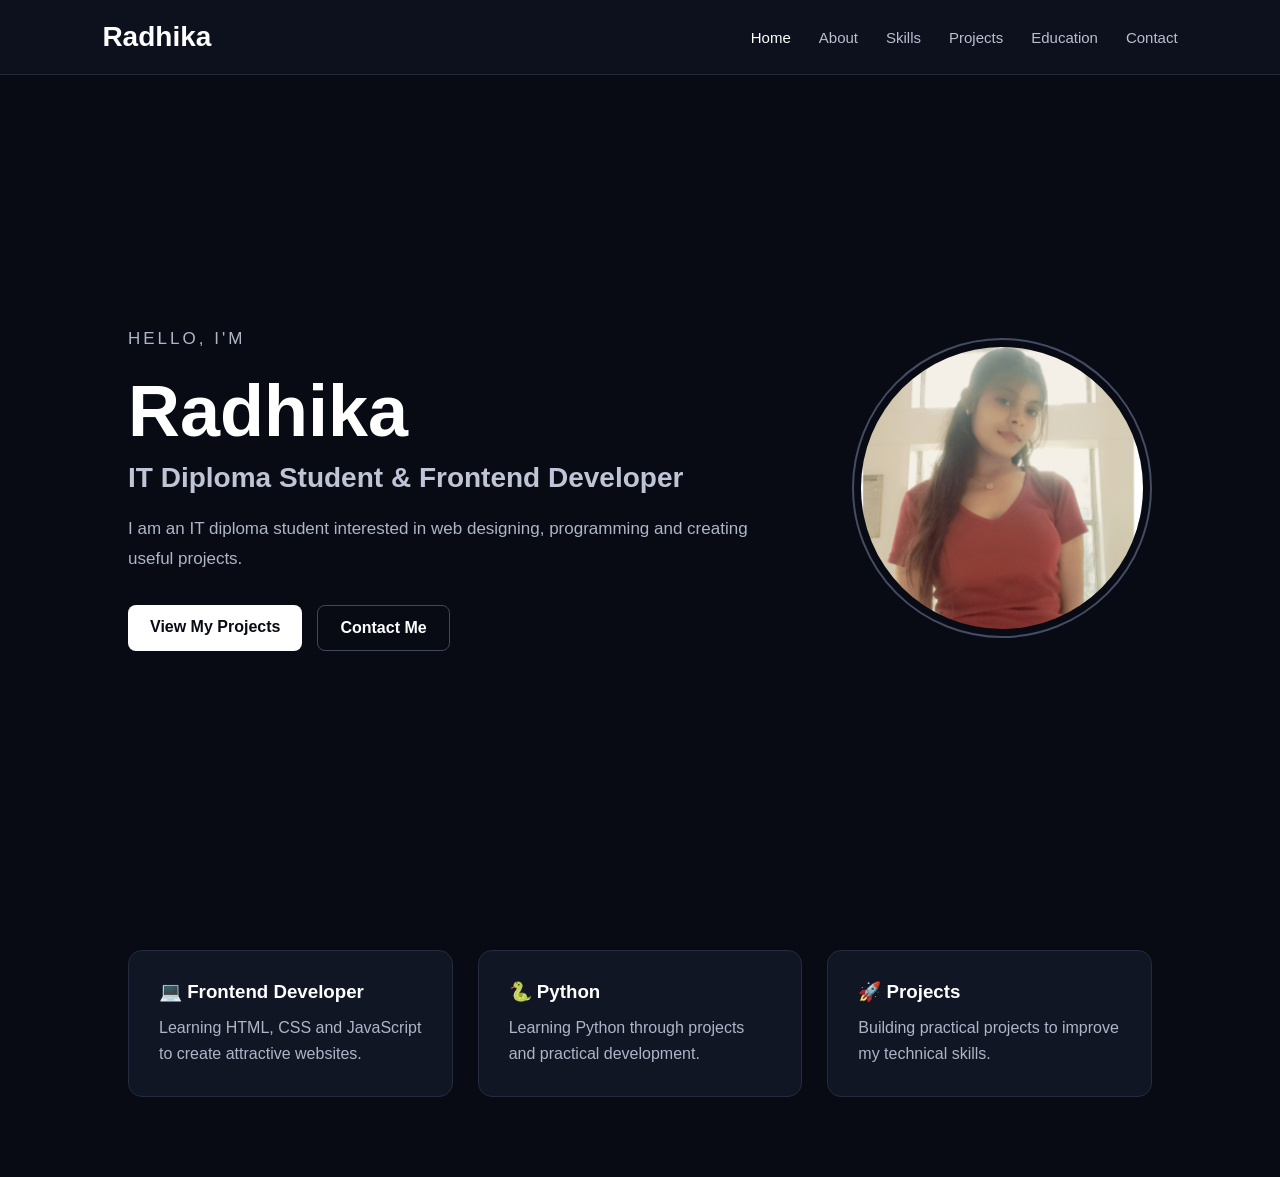
<file: index.html>
<!DOCTYPE html>
<html lang="en">

<head>
    <meta charset="UTF-8">
    <meta name="viewport" content="width=device-width, initial-scale=1.0">
    <title>Radhika | Portfolio</title>
    <link rel="stylesheet" href="style.css">
</head>

<body>

    <header>
        <nav class="navbar">

            <div class="logo">Radhika</div>

            <div class="nav-links">
                <a href="index.html" class="active">Home</a>
                <a href="about.html">About</a>
                <a href="skills.html">Skills</a>
                <a href="projects.html">Projects</a>
                <a href="education.html">Education</a>
                <a href="contact.html">Contact</a>
            </div>

        </nav>
    </header>


    <main class="home-page">

        <section class="hero">

            <div class="hero-text">

                <p class="small-title">HELLO, I'M</p>

                <h1>Radhika</h1>

                <h2>IT Diploma Student & Frontend Developer </h2>

                <p>
                    I am an IT diploma student interested in web designing,
                    programming and creating useful projects.
                </p>

                <div class="hero-buttons">
                    <a href="projects.html" class="btn">View My Projects</a>
                    <a href="contact.html" class="btn secondary-btn">Contact Me</a>
                </div>

            </div>


            <div class="hero-image">

                <div class="profile-circle">
                    <img src="profile.jpg" alt="Radhika Profile Picture">
                </div>

            </div>

        </section>


        <section class="home-highlight">

            <div class="highlight-card">
                <h3>💻 Frontend Developer</h3>
                <p>Learning HTML, CSS and JavaScript to create attractive websites.</p>
            </div>

            <div class="highlight-card">
                <h3>🐍 Python</h3>
                <p>Learning Python through projects and practical development.</p>
            </div>

            <div class="highlight-card">
                <h3>🚀 Projects</h3>
                <p>Building practical projects to improve my technical skills.</p>
            </div>

        </section>

    </main>

</body>

</html>
</file>
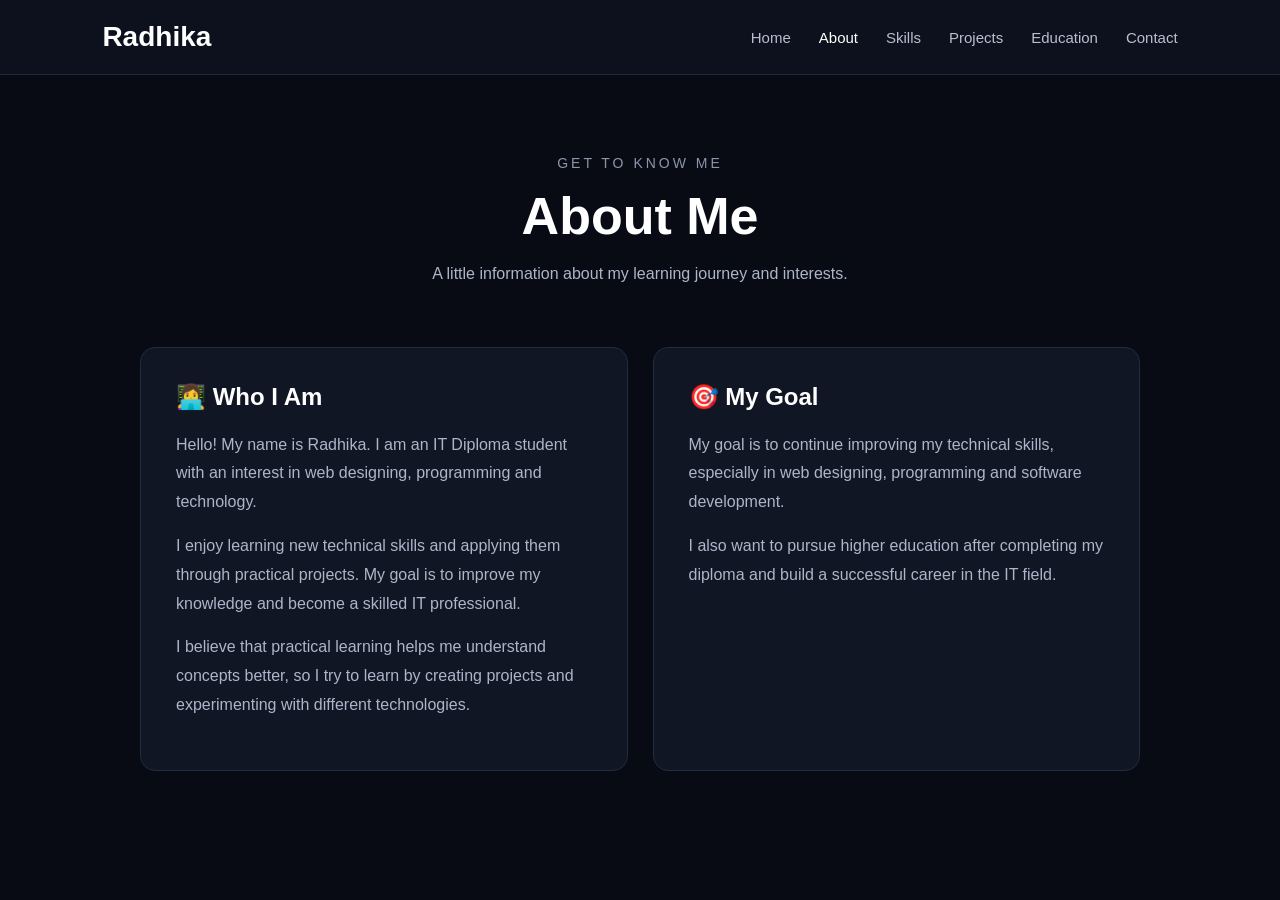
<file: about.html>
<!DOCTYPE html>
<html lang="en">

<head>
    <meta charset="UTF-8">
    <meta name="viewport" content="width=device-width, initial-scale=1.0">
    <title>About | Radhika</title>
    <link rel="stylesheet" href="style.css">
</head>

<body>

    <header>
        <nav class="navbar">

            <div class="logo">Radhika</div>

            <div class="nav-links">
                <a href="index.html">Home</a>
                <a href="about.html" class="active">About</a>
                <a href="skills.html">Skills</a>
                <a href="projects.html">Projects</a>
                <a href="education.html">Education</a>
                <a href="contact.html">Contact</a>
            </div>

        </nav>
    </header>


    <main class="page-container">

        <section class="page-heading">
            <p class="small-title">GET TO KNOW ME</p>
            <h1>About Me</h1>
            <p>
                A little information about my learning journey and interests.
            </p>
        </section>


        <section class="about-content">

            <div class="about-card">

                <h2>👩‍💻 Who I Am</h2>

                <p>
                    Hello! My name is Radhika. I am an IT Diploma student
                    with an interest in web designing, programming and
                    technology.
                </p>

                <p>
                    I enjoy learning new technical skills and applying
                    them through practical projects. My goal is to improve
                    my knowledge and become a skilled IT professional.
                </p>

                <p>
                    I believe that practical learning helps me understand
                    concepts better, so I try to learn by creating projects
                    and experimenting with different technologies.
                </p>

            </div>


            <div class="about-card">

                <h2>🎯 My Goal</h2>

                <p>
                    My goal is to continue improving my technical skills,
                    especially in web designing, programming and software
                    development.
                </p>

                <p>
                    I also want to pursue higher education after completing
                    my diploma and build a successful career in the IT field.
                </p>

            </div>

        </section>

    </main>

</body>

</html>
</file>
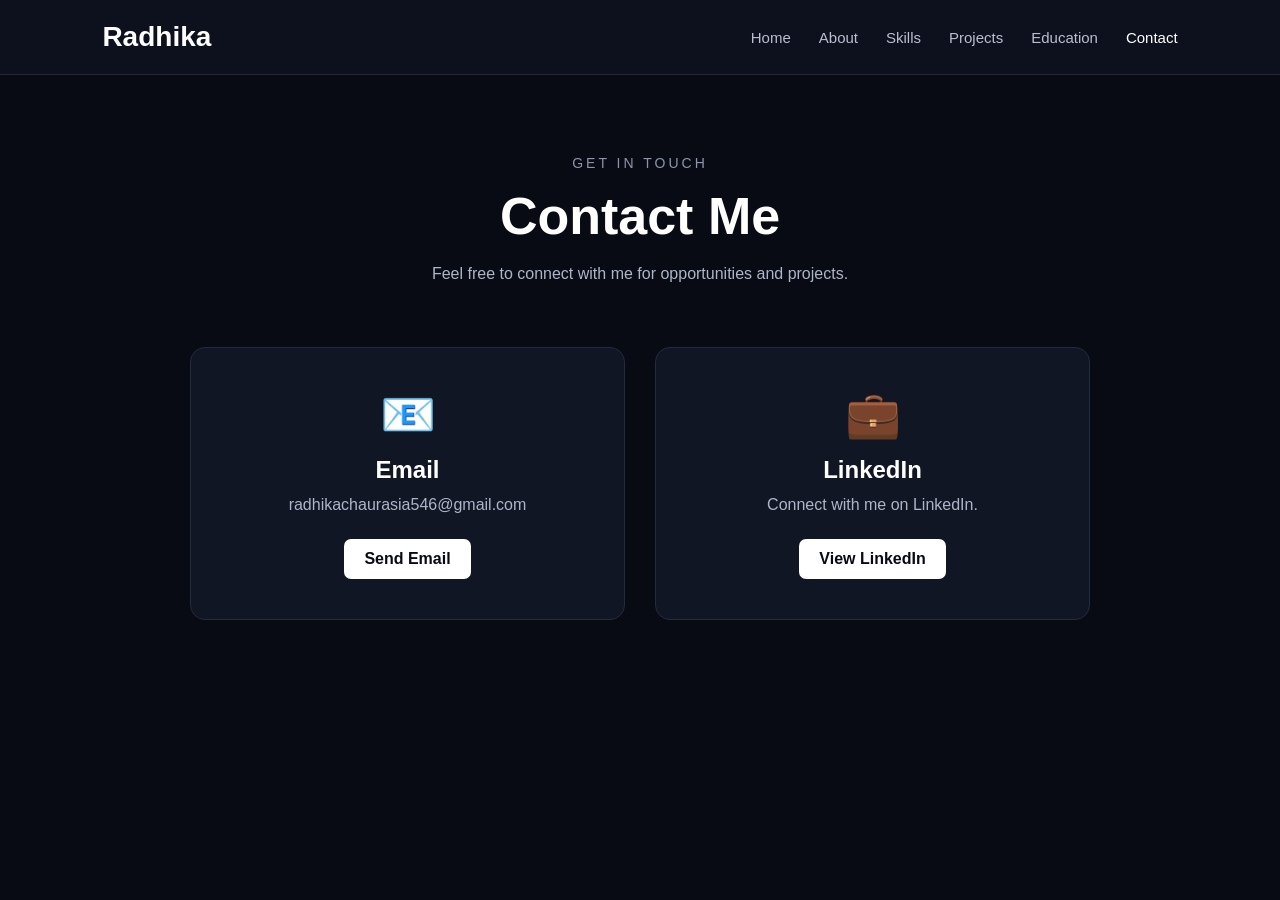
<file: contact.html>
<!DOCTYPE html>
<html lang="en">

<head>
    <meta charset="UTF-8">
    <meta name="viewport" content="width=device-width, initial-scale=1.0">
    <title>Contact | Radhika</title>
    <link rel="stylesheet" href="style.css">
</head>

<body>

    <header>
        <nav class="navbar">

            <div class="logo">Radhika</div>

            <div class="nav-links">
                <a href="index.html">Home</a>
                <a href="about.html">About</a>
                <a href="skills.html">Skills</a>
                <a href="projects.html">Projects</a>
                <a href="education.html">Education</a>
                <a href="contact.html" class="active">Contact</a>
            </div>

        </nav>
    </header>


    <main class="page-container">

        <section class="page-heading">

            <p class="small-title">GET IN TOUCH</p>

            <h1>Contact Me</h1>

            <p>
                Feel free to connect with me for opportunities and projects.
            </p>

        </section>


        <section class="contact-container">


            <div class="contact-card">

                <div class="contact-icon">📧</div>

                <h2>Email</h2>

                <p>
                    radhikachaurasia546@gmail.com
                </p>

                <a
                    href="mailto:radhikachaurasia546@gmail.com"
                    class="contact-button">
                    Send Email
                </a>

            </div>


            <div class="contact-card">

                <div class="contact-icon">💼</div>

                <h2>LinkedIn</h2>

                <p>
                    Connect with me on LinkedIn.
                </p>

                <a
                    href="https://www.linkedin.com/in/radhika-chaurasia-634279387/"
                    target="_blank"
                    class="contact-button">
                    View LinkedIn
                </a>

            </div>


        </section>

    </main>

</body>

</html>
</file>
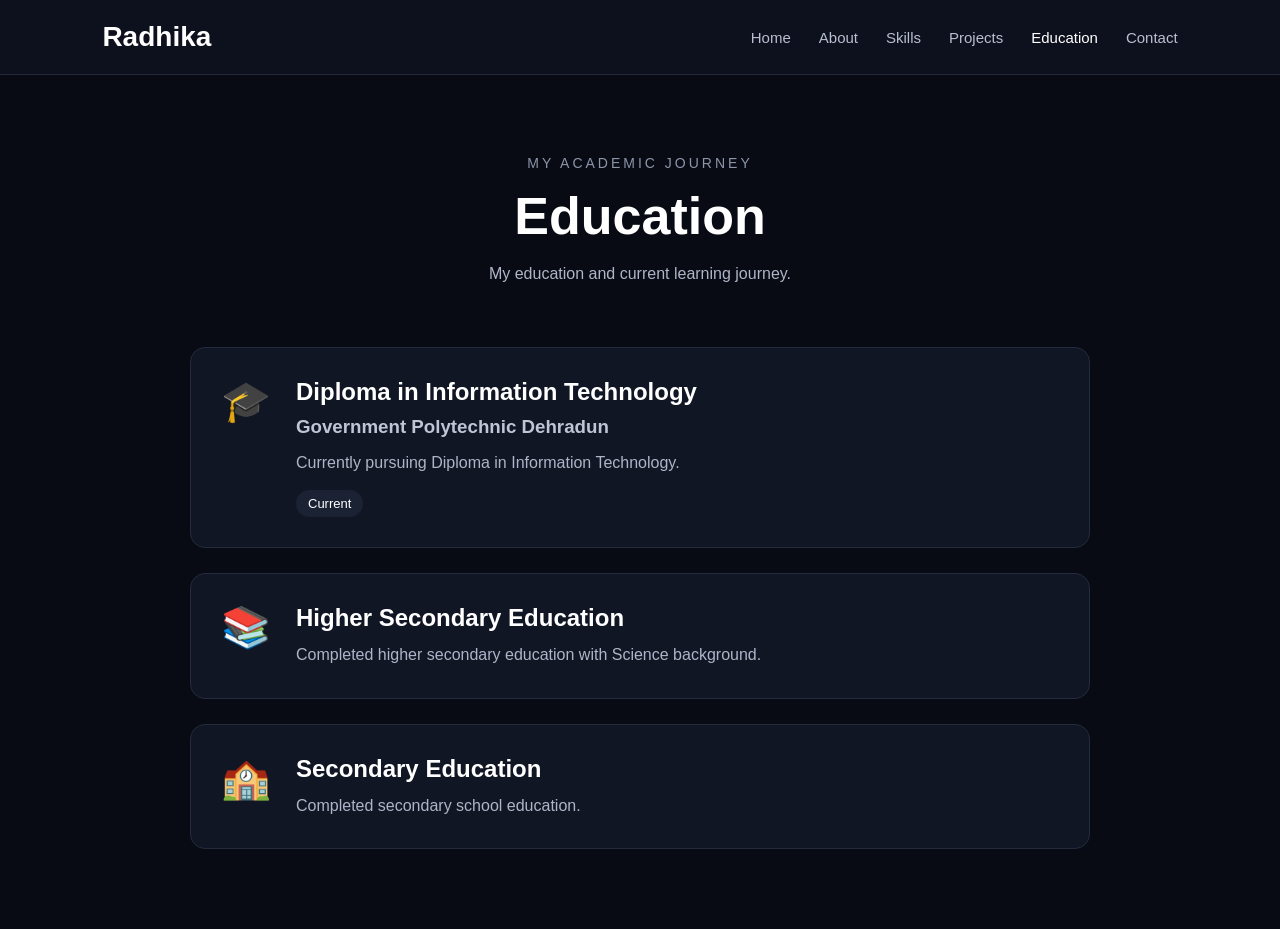
<file: education.html>
<!DOCTYPE html>
<html lang="en">

<head>
    <meta charset="UTF-8">
    <meta name="viewport" content="width=device-width, initial-scale=1.0">
    <title>Education | Radhika</title>
    <link rel="stylesheet" href="style.css">
</head>

<body>

    <header>
        <nav class="navbar">

            <div class="logo">Radhika</div>

            <div class="nav-links">
                <a href="index.html">Home</a>
                <a href="about.html">About</a>
                <a href="skills.html">Skills</a>
                <a href="projects.html">Projects</a>
                <a href="education.html" class="active">Education</a>
                <a href="contact.html">Contact</a>
            </div>

        </nav>
    </header>


    <main class="page-container">

        <section class="page-heading">

            <p class="small-title">MY ACADEMIC JOURNEY</p>

            <h1>Education</h1>

            <p>
                My education and current learning journey.
            </p>

        </section>


        <section class="education-container">

            <div class="education-card">

                <div class="education-icon">🎓</div>

                <div>

                    <h2>Diploma in Information Technology</h2>

                    <h3>Government Polytechnic Dehradun</h3>

                    <p>
                        Currently pursuing Diploma in Information Technology.
                    </p>

                    <span class="education-status">
                        Current
                    </span>

                </div>

            </div>


            <div class="education-card">

                <div class="education-icon">📚</div>

                <div>

                    <h2>Higher Secondary Education</h2>

                    <p>
                        Completed higher secondary education with Science
                        background.
                    </p>

                </div>

            </div>


            <div class="education-card">

                <div class="education-icon">🏫</div>

                <div>

                    <h2>Secondary Education</h2>

                    <p>
                        Completed secondary school education.
                    </p>

                </div>

            </div>

        </section>

    </main>

</body>

</html>
</file>
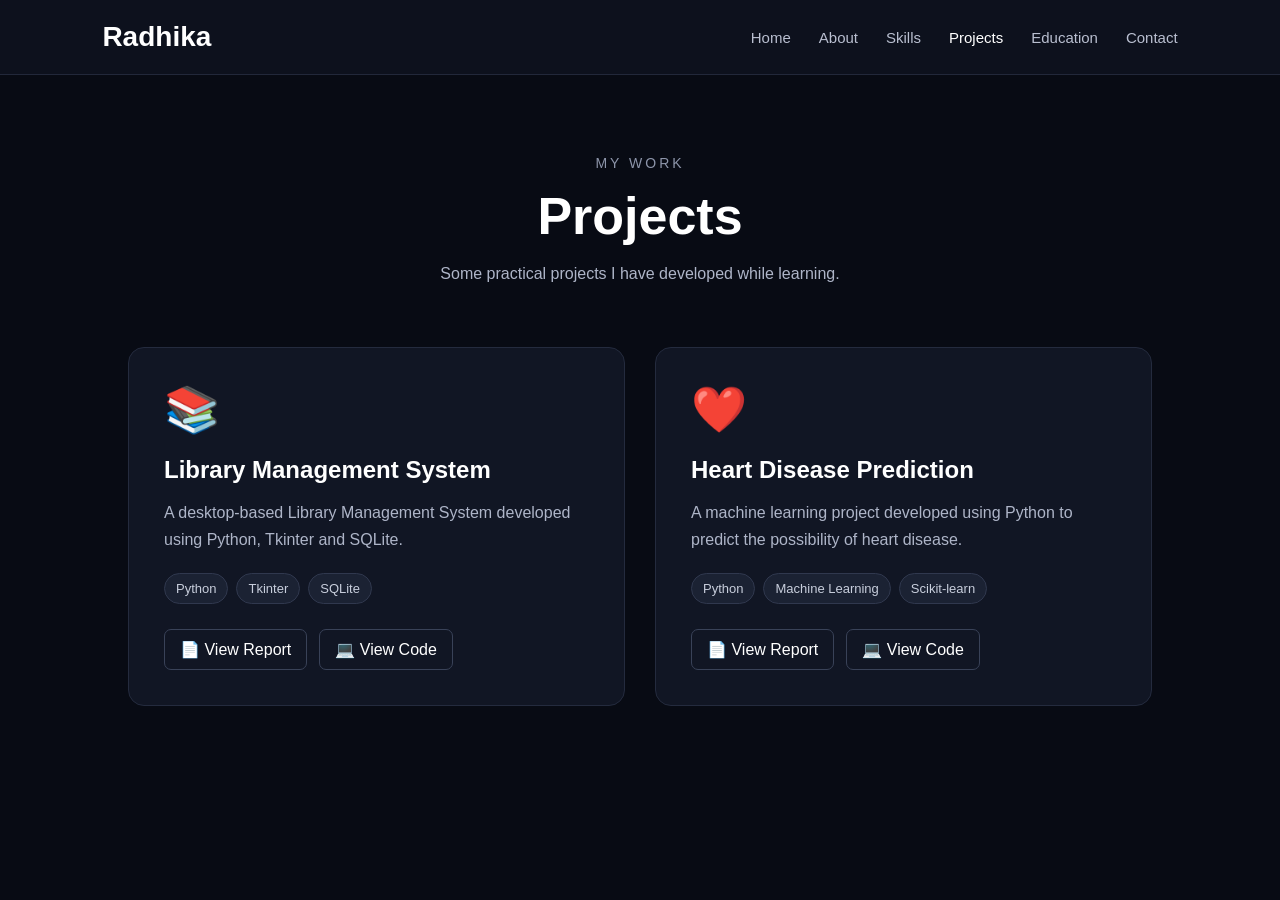
<file: projects.html>
<!DOCTYPE html>
<html lang="en">

<head>
    <meta charset="UTF-8">
    <meta name="viewport" content="width=device-width, initial-scale=1.0">
    <title>Projects | Radhika</title>
    <link rel="stylesheet" href="style.css">
</head>

<body>

    <header>
        <nav class="navbar">

            <div class="logo">Radhika</div>

            <div class="nav-links">
                <a href="index.html">Home</a>
                <a href="about.html">About</a>
                <a href="skills.html">Skills</a>
                <a href="projects.html" class="active">Projects</a>
                <a href="education.html">Education</a>
                <a href="contact.html">Contact</a>
            </div>

        </nav>
    </header>


    <main class="page-container">

        <section class="page-heading">

            <p class="small-title">MY WORK</p>

            <h1>Projects</h1>

            <p>
                Some practical projects I have developed while learning.
            </p>

        </section>


        <section class="projects-grid">


            <div class="project-card">

                <div class="project-icon">📚</div>

                <h2>Library Management System</h2>

                <p>
                    A desktop-based Library Management System developed
                    using Python, Tkinter and SQLite.
                </p>

                <div class="project-tech">
                    <span>Python</span>
                    <span>Tkinter</span>
                    <span>SQLite</span>
                </div>

                <div class="project-links">

                    <a href="projects/library-management-report.pdf"
                       target="_blank"
                       class="project-link">
                        📄 View Report
                    </a>

                    <a href="projects/library-code.zip"
                       target="_blank"
                       class="project-link">
                        💻 View Code
                    </a>

                </div>

            </div>


            <div class="project-card">

                <div class="project-icon">❤️</div>

                <h2>Heart Disease Prediction</h2>

                <p>
                    A machine learning project developed using Python
                    to predict the possibility of heart disease.
                </p>

                <div class="project-tech">
                    <span>Python</span>
                    <span>Machine Learning</span>
                    <span>Scikit-learn</span>
                </div>

                <div class="project-links">

                    <a href="projects/heart-disease-report.pdf"
                       target="_blank"
                       class="project-link">
                        📄 View Report
                    </a>

                    <a href="projects/heart-disease-code.zip"
                       target="_blank"
                       class="project-link">
                        💻 View Code
                    </a>

                </div>

            </div>


        </section>

    </main>

</body>

</html>
</file>
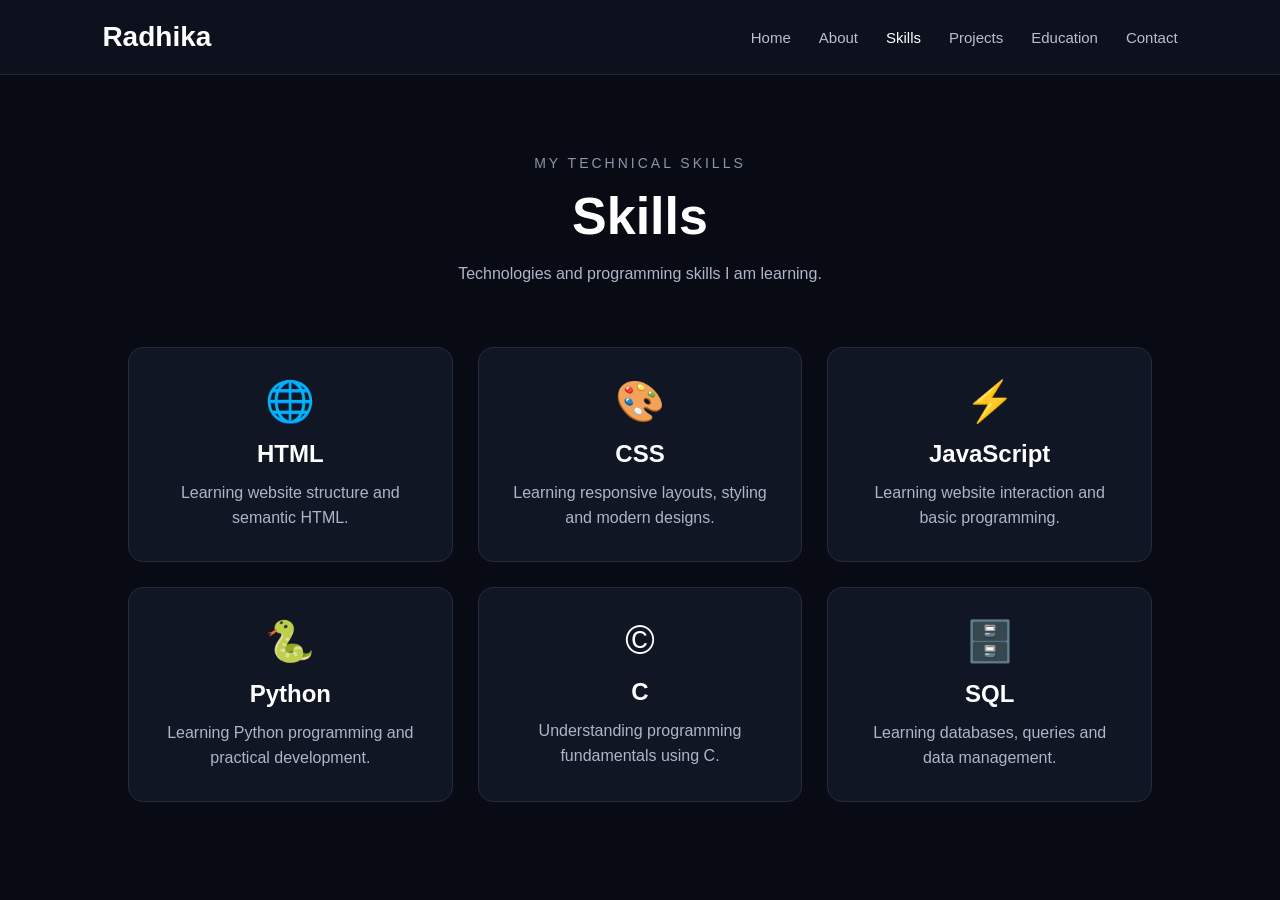
<file: skills.html>
<!DOCTYPE html>
<html lang="en">

<head>
    <meta charset="UTF-8">
    <meta name="viewport" content="width=device-width, initial-scale=1.0">
    <title>Skills | Radhika</title>
    <link rel="stylesheet" href="style.css">
</head>

<body>

    <header>
        <nav class="navbar">

            <div class="logo">Radhika</div>

            <div class="nav-links">
                <a href="index.html">Home</a>
                <a href="about.html">About</a>
                <a href="skills.html" class="active">Skills</a>
                <a href="projects.html">Projects</a>
                <a href="education.html">Education</a>
                <a href="contact.html">Contact</a>
            </div>

        </nav>
    </header>


    <main class="page-container">

        <section class="page-heading">

            <p class="small-title">MY TECHNICAL SKILLS</p>

            <h1>Skills</h1>

            <p>
                Technologies and programming skills I am learning.
            </p>

        </section>


        <section class="skills-grid">

            <div class="skill-card">
                <div class="skill-icon">🌐</div>
                <h2>HTML</h2>
                <p>Learning website structure and semantic HTML.</p>
            </div>


            <div class="skill-card">
                <div class="skill-icon">🎨</div>
                <h2>CSS</h2>
                <p>Learning responsive layouts, styling and modern designs.</p>
            </div>


            <div class="skill-card">
                <div class="skill-icon">⚡</div>
                <h2>JavaScript</h2>
                <p>Learning website interaction and basic programming.</p>
            </div>


            <div class="skill-card">
                <div class="skill-icon">🐍</div>
                <h2>Python</h2>
                <p>Learning Python programming and practical development.</p>
            </div>


            <div class="skill-card">
                <div class="skill-icon">©️</div>
                <h2>C</h2>
                <p>Understanding programming fundamentals using C.</p>
            </div>


            <div class="skill-card">
                <div class="skill-icon">🗄️</div>
                <h2>SQL</h2>
                <p>Learning databases, queries and data management.</p>
            </div>

        </section>

    </main>

</body>

</html>
</file>
<file: style.css>
* {
    margin: 0;
    padding: 0;
    box-sizing: border-box;
}

html {
    scroll-behavior: auto;
}

body {
    font-family: Arial, Helvetica, sans-serif;
    background: #080b14;
    color: #ffffff;
    min-height: 100vh;
}


/* =========================
   NAVBAR
========================= */

.navbar {
    width: 100%;
    min-height: 75px;
    padding: 0 8%;
    display: flex;
    align-items: center;
    justify-content: space-between;
    background: #0d111d;
    border-bottom: 1px solid #22283a;
}

.logo {
    font-size: 28px;
    font-weight: bold;
    color: #ffffff;
}

.nav-links {
    display: flex;
    gap: 28px;
}

.nav-links a {
    color: #b9bfd0;
    text-decoration: none;
    font-size: 15px;
    transition: 0.3s;
}

.nav-links a:hover,
.nav-links a.active {
    color: #ffffff;
}


/* =========================
   HOME
========================= */

.home-page {
    width: 100%;
}

.hero {
    min-height: calc(100vh - 75px);
    padding: 80px 10%;
    display: flex;
    align-items: center;
    justify-content: space-between;
    gap: 60px;
}

.hero-text {
    max-width: 650px;
}

.small-title {
    color: #8d95aa;
    font-size: 14px;
    letter-spacing: 3px;
    margin-bottom: 15px;
}

.hero h1 {
    font-size: 72px;
    margin-bottom: 10px;
}

.hero h2 {
    font-size: 28px;
    color: #bfc5d6;
    margin-bottom: 20px;
}

.hero p {
    color: #aeb5c8;
    line-height: 1.8;
    font-size: 17px;
}

.hero-buttons {
    margin-top: 30px;
    display: flex;
    gap: 15px;
}

.btn {
    display: inline-block;
    padding: 13px 22px;
    background: #ffffff;
    color: #080b14;
    text-decoration: none;
    border-radius: 8px;
    font-weight: bold;
    transition: 0.3s;
}

.btn:hover {
    transform: translateY(-3px);
}

.secondary-btn {
    background: transparent;
    color: #ffffff;
    border: 1px solid #41485d;
}

.hero-image {
    display: flex;
    justify-content: center;
    align-items: center;
}

.profile-circle {
    width: 300px;
    height: 300px;
    border-radius: 50%;
    padding: 7px;
    border: 2px solid #444b62;
    overflow: hidden;
}

.profile-circle img {
    width: 100%;
    height: 100%;
    object-fit: cover;
    border-radius: 50%;
}


/* =========================
   HOME HIGHLIGHTS
========================= */

.home-highlight {
    padding: 50px 10% 80px;
    display: grid;
    grid-template-columns: repeat(3, 1fr);
    gap: 25px;
}

.highlight-card {
    background: #111624;
    border: 1px solid #242b3e;
    border-radius: 14px;
    padding: 30px;
}

.highlight-card h3 {
    margin-bottom: 12px;
}

.highlight-card p {
    color: #aeb5c8;
    line-height: 1.6;
}


/* =========================
   COMMON PAGE
========================= */

.page-container {
    width: 100%;
    min-height: calc(100vh - 75px);
    padding: 80px 10%;
}

.page-heading {
    text-align: center;
    margin-bottom: 60px;
}

.page-heading h1 {
    font-size: 52px;
    margin-bottom: 15px;
}

.page-heading > p:last-child {
    color: #aeb5c8;
    line-height: 1.6;
}


/* =========================
   ABOUT
========================= */

.about-content {
    max-width: 1000px;
    margin: auto;
    display: grid;
    grid-template-columns: repeat(2, 1fr);
    gap: 25px;
}

.about-card {
    background: #111624;
    border: 1px solid #242b3e;
    border-radius: 15px;
    padding: 35px;
}

.about-card h2 {
    margin-bottom: 20px;
}

.about-card p {
    color: #aeb5c8;
    line-height: 1.8;
    margin-bottom: 15px;
}


/* =========================
   SKILLS
========================= */

.skills-grid {
    max-width: 1100px;
    margin: auto;
    display: grid;
    grid-template-columns: repeat(3, 1fr);
    gap: 25px;
}

.skill-card {
    background: #111624;
    border: 1px solid #242b3e;
    border-radius: 15px;
    padding: 30px;
    text-align: center;
    transition: 0.3s;
}

.skill-card:hover {
    transform: translateY(-5px);
}

.skill-icon {
    font-size: 40px;
    margin-bottom: 15px;
}

.skill-card h2 {
    margin-bottom: 12px;
}

.skill-card p {
    color: #aeb5c8;
    line-height: 1.6;
}


/* =========================
   PROJECTS
========================= */

.projects-grid {
    max-width: 1100px;
    margin: auto;
    display: grid;
    grid-template-columns: repeat(2, 1fr);
    gap: 30px;
}

.project-card {
    background: #111624;
    border: 1px solid #242b3e;
    border-radius: 16px;
    padding: 35px;
    transition: 0.3s;
}

.project-card:hover {
    transform: translateY(-5px);
}

.project-icon {
    font-size: 45px;
    margin-bottom: 20px;
}

.project-card h2 {
    margin-bottom: 15px;
}

.project-card > p {
    color: #aeb5c8;
    line-height: 1.7;
    margin-bottom: 20px;
}

.project-tech {
    display: flex;
    flex-wrap: wrap;
    gap: 8px;
    margin-bottom: 25px;
}

.project-tech span {
    background: #1b2233;
    border: 1px solid #30384e;
    color: #c8cedc;
    padding: 7px 11px;
    border-radius: 20px;
    font-size: 13px;
}

.project-links {
    display: flex;
    gap: 12px;
    flex-wrap: wrap;
}

.project-link {
    display: inline-block;
    padding: 10px 15px;
    border-radius: 7px;
    border: 1px solid #394258;
    color: #ffffff;
    text-decoration: none;
    transition: 0.3s;
}

.project-link:hover {
    background: #ffffff;
    color: #080b14;
}


/* =========================
   EDUCATION
========================= */

.education-container {
    max-width: 900px;
    margin: auto;
    display: flex;
    flex-direction: column;
    gap: 25px;
}

.education-card {
    display: flex;
    align-items: flex-start;
    gap: 25px;
    background: #111624;
    border: 1px solid #242b3e;
    border-radius: 15px;
    padding: 30px;
}

.education-icon {
    font-size: 40px;
}

.education-card h2 {
    margin-bottom: 10px;
}

.education-card h3 {
    color: #bfc5d6;
    margin-bottom: 12px;
}

.education-card p {
    color: #aeb5c8;
    line-height: 1.6;
}

.education-status {
    display: inline-block;
    margin-top: 15px;
    padding: 6px 12px;
    border-radius: 20px;
    background: #1b2233;
    color: #ffffff;
    font-size: 13px;
}


/* =========================
   CONTACT
========================= */

.contact-container {
    max-width: 900px;
    margin: auto;
    display: grid;
    grid-template-columns: repeat(2, 1fr);
    gap: 30px;
}

.contact-card {
    background: #111624;
    border: 1px solid #242b3e;
    border-radius: 15px;
    padding: 40px;
    text-align: center;
}

.contact-icon {
    font-size: 45px;
    margin-bottom: 15px;
}

.contact-card h2 {
    margin-bottom: 12px;
}

.contact-card p {
    color: #aeb5c8;
    margin-bottom: 25px;
    word-break: break-word;
}

.contact-button {
    display: inline-block;
    padding: 11px 20px;
    background: #ffffff;
    color: #080b14;
    text-decoration: none;
    border-radius: 7px;
    font-weight: bold;
}


/* =========================
   RESPONSIVE
========================= */

@media (max-width: 900px) {

    .navbar {
        padding: 15px 5%;
        flex-direction: column;
        gap: 15px;
    }

    .nav-links {
        gap: 15px;
        flex-wrap: wrap;
        justify-content: center;
    }

    .hero {
        flex-direction: column-reverse;
        text-align: center;
        padding: 60px 5%;
    }

    .hero-buttons {
        justify-content: center;
        flex-wrap: wrap;
    }

    .hero h1 {
        font-size: 55px;
    }

    .hero h2 {
        font-size: 22px;
    }

    .profile-circle {
        width: 230px;
        height: 230px;
    }

    .home-highlight,
    .skills-grid,
    .about-content,
    .projects-grid,
    .contact-container {
        grid-template-columns: 1fr;
    }

    .page-container {
        padding: 60px 5%;
    }

    .page-heading h1 {
        font-size: 42px;
    }
}
</file>
